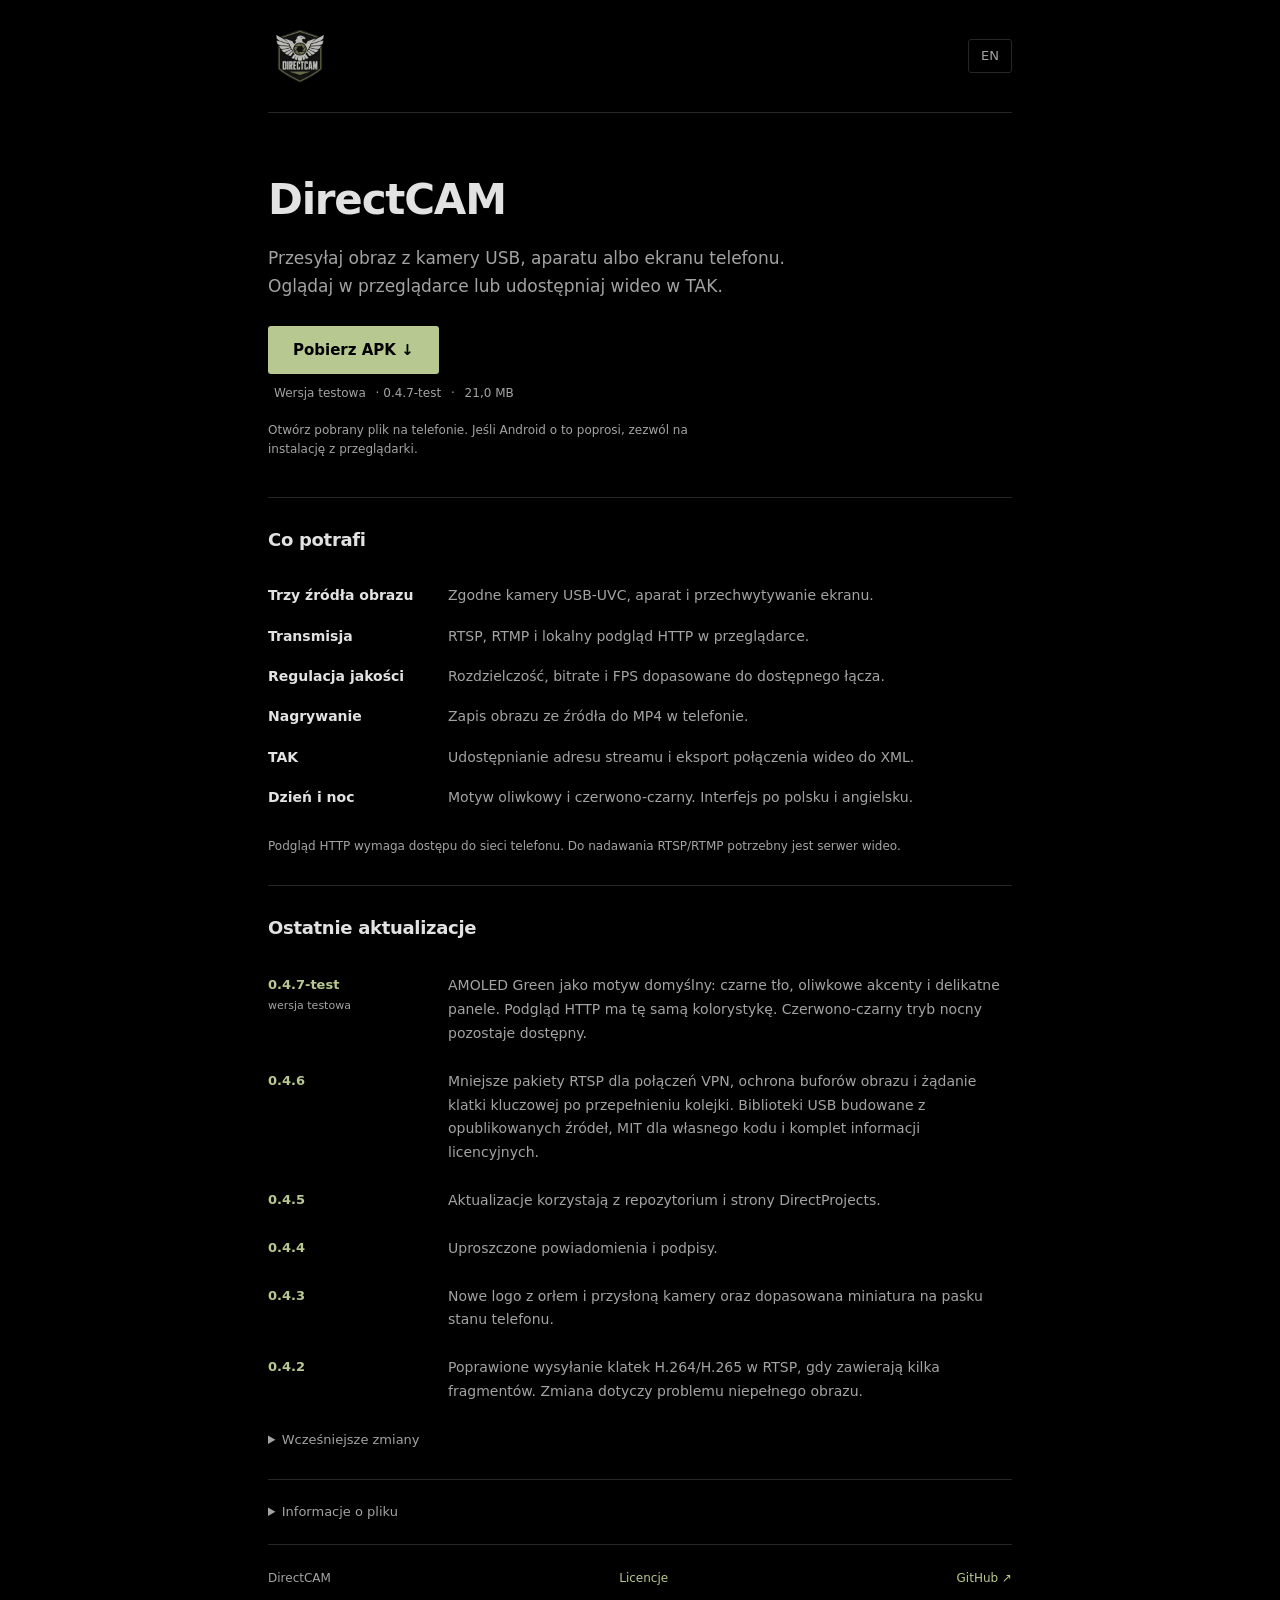
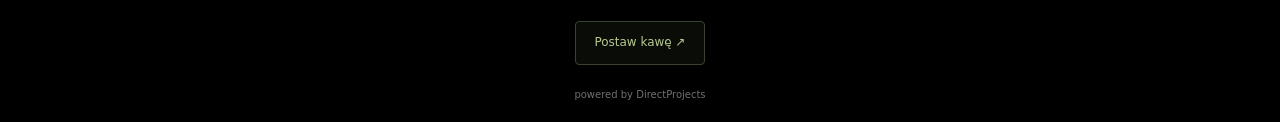
<file: docs/index.html>
<!doctype html>
<html lang="pl">
<head>
  <meta charset="utf-8">
  <meta name="viewport" content="width=device-width, initial-scale=1">
  <meta name="theme-color" content="#000000">
  <meta name="description" content="DirectCAM na Androida. Transmisja obrazu z kamery USB, aparatu i ekranu telefonu. Pobierz aplikację i sprawdź ostatnie zmiany.">
  <link rel="canonical" href="https://directprojects.github.io/DirectCAM/">
  <link rel="icon" href="logo.webp" type="image/webp">
  <link rel="stylesheet" href="style.css">
  <title>DirectCAM</title>
</head>
<body>
  <header>
    <a class="brand" href="#"><img src="logo.webp" width="64" height="64" alt=""><span></span></a>
    <button id="language" type="button" aria-label="Switch to English">EN</button>
  </header>
  <main>
    <section class="intro" aria-labelledby="intro-title">
      <p class="eyebrow"></p>
      <h1 id="intro-title" data-en="DirectCAM">DirectCAM<br></h1>
      <p class="summary" data-en="Stream from a USB camera, your rear camera or your screen. Watch in a browser or share the video with TAK.">Przesyłaj obraz z kamery USB, aparatu albo ekranu telefonu. Oglądaj w przeglądarce lub udostępniaj wideo w TAK.</p>
      <a class="download" href="download/DirectCAM-0.4.7-test.apk" data-en="Download APK ↓">Pobierz APK ↓</a>
      <p class="meta"><span data-en="Test release">Wersja testowa</span> · 0.4.7-test <span>·</span> 21,0 MB</p>
      <p class="install" data-en="Open the downloaded file on your phone. If Android asks, allow installation from your browser.">Otwórz pobrany plik na telefonie. Jeśli Android o to poprosi, zezwól na instalację z przeglądarki.</p>
    </section>

    <section aria-labelledby="features-title">
      <h2 id="features-title" data-en="What it does">Co potrafi</h2>
      <ul class="features">
        <li><strong data-en="Three video sources">Trzy źródła obrazu</strong><span data-en="Compatible USB-UVC cameras, rear camera and screen capture.">Zgodne kamery USB-UVC, aparat i przechwytywanie ekranu.</span></li>
        <li><strong data-en="Streaming">Transmisja</strong><span data-en="RTSP, RTMP and local HTTP preview in a browser.">RTSP, RTMP i lokalny podgląd HTTP w przeglądarce.</span></li>
        <li><strong data-en="Adjustable quality">Regulacja jakości</strong><span data-en="Resolution, bitrate and FPS settings for different connections.">Rozdzielczość, bitrate i FPS dopasowane do dostępnego łącza.</span></li>
        <li><strong data-en="Recording">Nagrywanie</strong><span data-en="Save source video to MP4 on your phone. Audio is off by default.">Zapis obrazu ze źródła do MP4 w telefonie.</span></li>
        <li><strong>TAK</strong><span data-en="Share the stream URL or export a video connection as XML.">Udostępnianie adresu streamu i eksport połączenia wideo do XML.</span></li>
        <li><strong data-en="Day and night">Dzień i noc</strong><span data-en="Olive and red-black themes. Polish and English interface.">Motyw oliwkowy i czerwono-czarny. Interfejs po polsku i angielsku.</span></li>
      </ul>
      <p class="note" data-en="HTTP viewers need network access to the phone. RTSP/RTMP streaming requires a video server.">Podgląd HTTP wymaga dostępu do sieci telefonu. Do nadawania RTSP/RTMP potrzebny jest serwer wideo.</p>
    </section>

    <section aria-labelledby="updates-title">
      <h2 id="updates-title" data-en="Recent updates">Ostatnie aktualizacje</h2>
      <article class="update"><h3>0.4.7-test <span data-en="test release">wersja testowa</span></h3><p data-en="AMOLED Green is now the default theme: a black background, olive green accents and subtle panels. The HTTP viewer uses the same palette. The red and black night mode remains available.">AMOLED Green jako motyw domyślny: czarne tło, oliwkowe akcenty i delikatne panele. Podgląd HTTP ma tę samą kolorystykę. Czerwono-czarny tryb nocny pozostaje dostępny.</p></article>
      <article class="update"><h3>0.4.6</h3><p data-en="Smaller RTSP packets for VPN connections, protected frame buffers and keyframe recovery after send-queue overflow. USB libraries built from published source, MIT licensing for original code and full license information.">Mniejsze pakiety RTSP dla połączeń VPN, ochrona buforów obrazu i żądanie klatki kluczowej po przepełnieniu kolejki. Biblioteki USB budowane z opublikowanych źródeł, MIT dla własnego kodu i komplet informacji licencyjnych.</p></article>
      <article class="update"><h3>0.4.5</h3><p data-en="Update checks now use the DirectProjects repository and website.">Aktualizacje korzystają z repozytorium i strony DirectProjects.</p></article>
      <article class="update"><h3>0.4.4</h3><p data-en="Simpler notifications and labels.">Uproszczone powiadomienia i podpisy.</p></article>
      <article class="update"><h3>0.4.3</h3><p data-en="New eagle and camera-aperture logo, plus a small matching status-bar icon.">Nowe logo z orłem i przysłoną kamery oraz dopasowana miniatura na pasku stanu telefonu.</p></article>
      <article class="update"><h3>0.4.2</h3><p data-en="Fixed RTSP packetization for H.264/H.265 frames containing multiple NAL units. The change addresses incomplete video frames.">Poprawione wysyłanie klatek H.264/H.265 w RTSP, gdy zawierają kilka fragmentów. Zmiana dotyczy problemu niepełnego obrazu.</p></article>
      <details class="older"><summary data-en="Earlier changes">Wcześniejsze zmiany</summary>
        <article class="update"><h3>0.4.1</h3><p data-en="Keep rear-camera orientation when the screen locks. TAK names follow the stream path, e.g. DirectCAM [stream1].">Zachowanie orientacji tylnej kamery po blokadzie ekranu. Nazwy w TAK zgodne ze ścieżką streamu, np. DirectCAM [stream1].</p></article>
        <article class="update"><h3>0.4.0</h3><p data-en="Browser preview with rotation, fullscreen and a quality-request button. Audio warning before streaming, a simpler interface and update checks.">Podgląd w przeglądarce z obrotem, pełnym ekranem i prośbą o lepszą jakość. Ostrzeżenie przed nadawaniem z dźwiękiem, uproszczony interfejs i sprawdzanie aktualizacji.</p></article>
      </details>
    </section>

    <details class="verification"><summary data-en="File details">Informacje o pliku</summary>
      <p>SHA-256</p><code>b733a387e6fd7fa8d9112560b0a9057b092347f6f6c827b62dca3e370ec6a650</code>
      <p><a href="https://www.virustotal.com/gui/file/b733a387e6fd7fa8d9112560b0a9057b092347f6f6c827b62dca3e370ec6a650" target="_blank" rel="noopener noreferrer" data-en="Check this file on VirusTotal ↗">Sprawdź plik w VirusTotal ↗</a></p>
      <p class="note" data-en="A scan result for this new version has not been verified.">Wynik skanu tej nowej wersji nie został zweryfikowany.</p>
    </details>
  </main>
  <footer><span>DirectCAM</span><a href="legal.html" data-en="Licenses">Licencje</a><a href="https://github.com/directprojects/DirectCAM">GitHub ↗</a></footer>
  <div class="support"><a class="coffee-link" href="https://buycoffee.to/directprojects" target="_blank" rel="noopener noreferrer" data-en="Buy me a coffee ↗">Postaw kawę ↗</a></div>
  <p class="powered-by">powered by DirectProjects</p>
  <script src="app.js" defer></script>
</body>
</html>
</file>
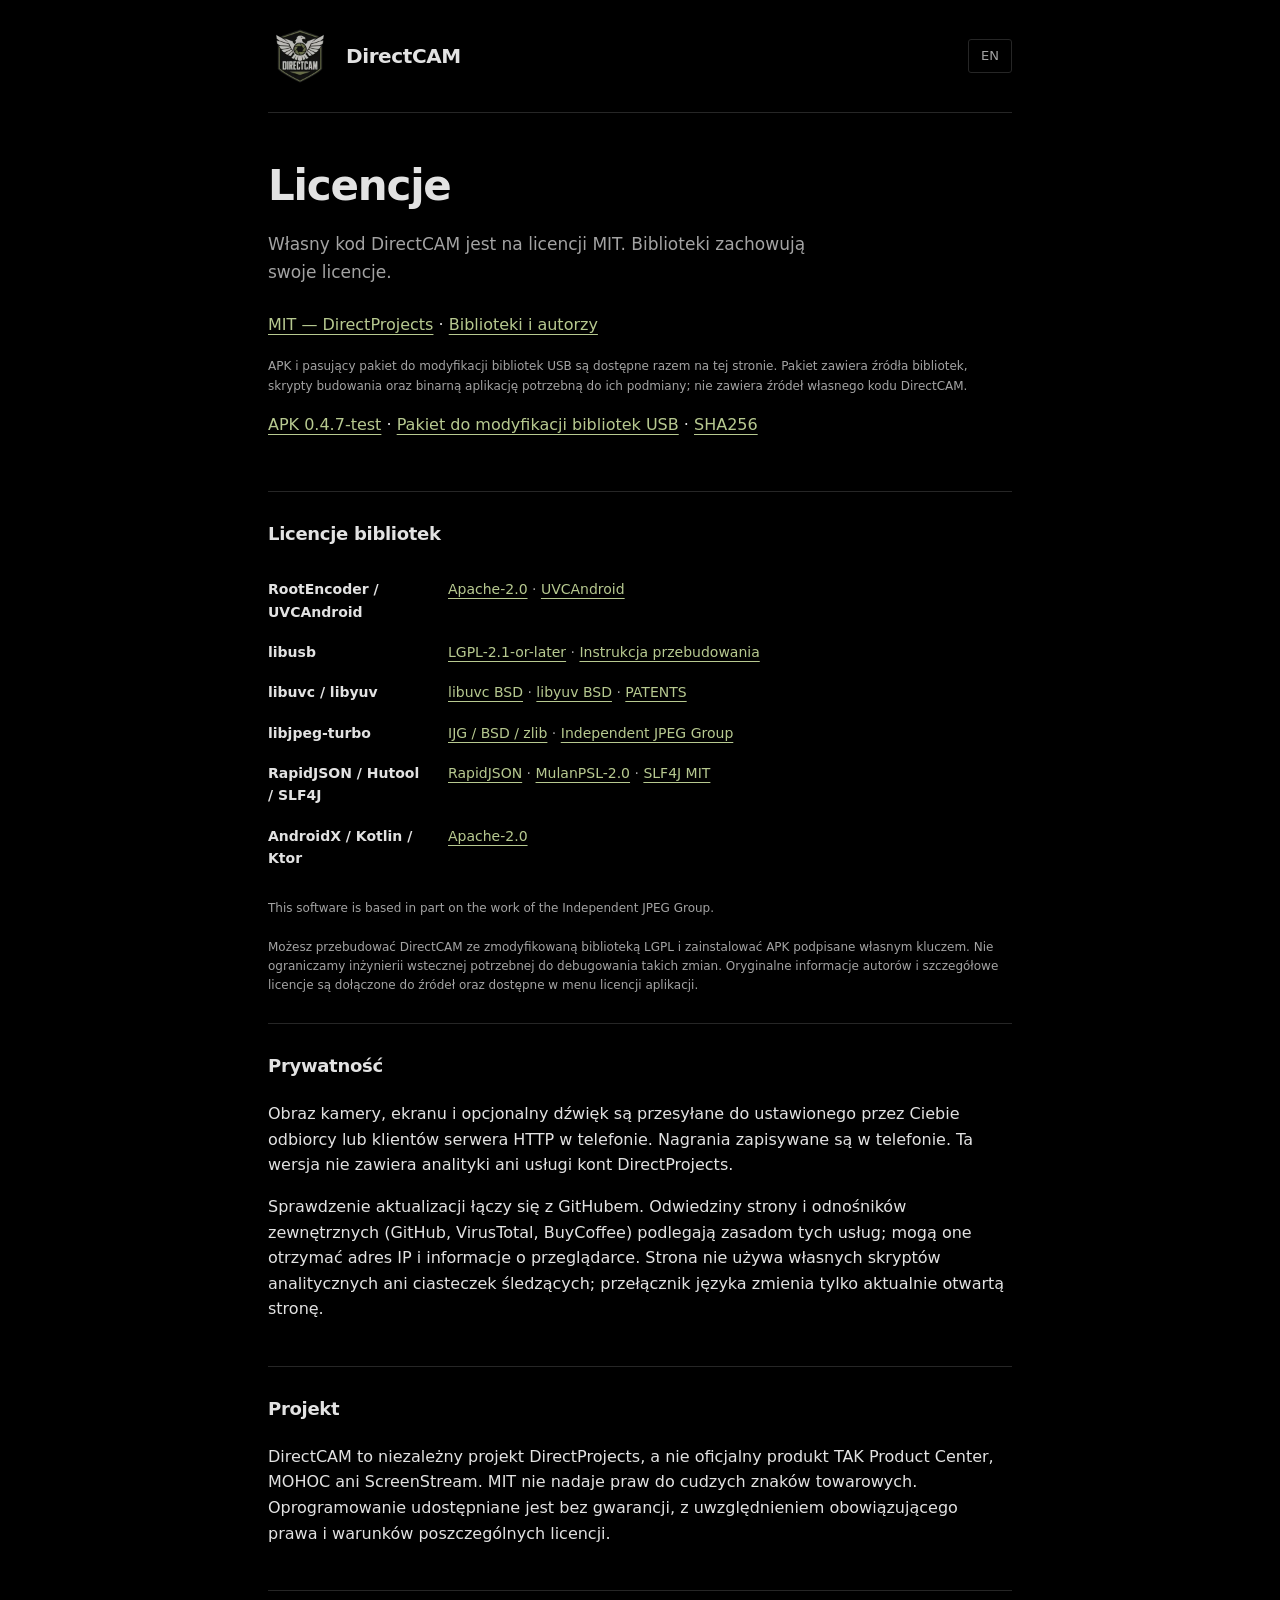
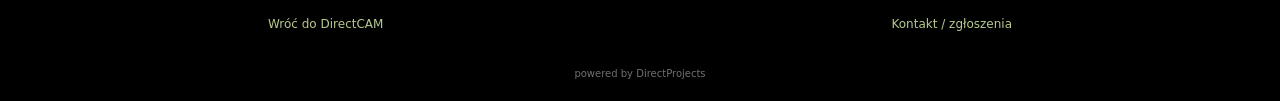
<file: docs/legal.html>
<!doctype html>
<html lang="pl">
<head><meta charset="utf-8"><meta name="viewport" content="width=device-width,initial-scale=1"><meta name="theme-color" content="#000000"><title>DirectCAM — licencje i prywatność</title><link rel="stylesheet" href="style.css"><link rel="icon" href="logo.webp" type="image/webp"></head>
<body data-page="legal">
<header><a class="brand" href="index.html"><img src="logo.webp" width="64" height="64" alt=""><span>DirectCAM</span></a><button id="language" type="button" aria-label="Switch language">EN</button></header>
<main>
<section class="intro"><h1 data-en="Licenses">Licencje</h1><p class="summary" data-en="Original DirectCAM code is MIT-licensed. Third-party libraries keep their own licenses.">Własny kod DirectCAM jest na licencji MIT. Biblioteki zachowują swoje licencje.</p>
<p><a href="licenses/DirectCAM-MIT.txt">MIT — DirectProjects</a> · <a href="licenses/THIRD_PARTY_NOTICES.md" data-en="Third-party notices">Biblioteki i autorzy</a></p>
<p class="note" data-en="The APK and matching USB library modification kit are available together on this website. The kit contains the library sources, build tools and binary app needed to replace the libraries; it does not contain original DirectCAM application source.">APK i pasujący pakiet do modyfikacji bibliotek USB są dostępne razem na tej stronie. Pakiet zawiera źródła bibliotek, skrypty budowania oraz binarną aplikację potrzebną do ich podmiany; nie zawiera źródeł własnego kodu DirectCAM.</p>
<p><a href="download/DirectCAM-0.4.7-test.apk">APK 0.4.7-test</a> · <a href="download/DirectCAM-0.4.7-library-kit.zip" data-en="USB library modification kit">Pakiet do modyfikacji bibliotek USB</a> · <a href="download/SHA256SUMS.txt">SHA256</a></p>
</section>
<section><h2 data-en="Library licenses">Licencje bibliotek</h2><ul class="features">
<li><strong>RootEncoder / UVCAndroid</strong><span><a href="licenses/RootEncoder-Apache-2.0.txt">Apache-2.0</a> · <a href="licenses/UVCAndroid.txt">UVCAndroid</a></span></li>
<li><strong>libusb</strong><span><a href="licenses/libusb-LGPL.txt">LGPL-2.1-or-later</a> · <a href="licenses/USB-REBUILD.md" data-en="Rebuild instructions">Instrukcja przebudowania</a></span></li>
<li><strong>libuvc / libyuv</strong><span><a href="licenses/libuvc-BSD.txt">libuvc BSD</a> · <a href="licenses/libyuv-BSD.txt">libyuv BSD</a> · <a href="licenses/libyuv-PATENTS.txt">PATENTS</a></span></li>
<li><strong>libjpeg-turbo</strong><span><a href="licenses/libjpeg-turbo.txt">IJG / BSD / zlib</a> · <a href="licenses/JPEG-IJG.txt">Independent JPEG Group</a></span></li>
<li><strong>RapidJSON / Hutool / SLF4J</strong><span><a href="licenses/rapidjson.txt">RapidJSON</a> · <a href="licenses/Hutool-MulanPSL-2.0.txt">MulanPSL-2.0</a> · <a href="licenses/SLF4J-MIT.txt">SLF4J MIT</a></span></li>
<li><strong>AndroidX / Kotlin / Ktor</strong><span><a href="licenses/RootEncoder-Apache-2.0.txt">Apache-2.0</a></span></li></ul>
<p class="note">This software is based in part on the work of the Independent JPEG Group.</p>
<p class="note" data-en="You may rebuild DirectCAM with a modified LGPL library and install your own signed APK. Reverse engineering needed to debug such changes is not prohibited. Original notices and detailed component licenses are included with the source and in the app's license menu.">Możesz przebudować DirectCAM ze zmodyfikowaną biblioteką LGPL i zainstalować APK podpisane własnym kluczem. Nie ograniczamy inżynierii wstecznej potrzebnej do debugowania takich zmian. Oryginalne informacje autorów i szczegółowe licencje są dołączone do źródeł oraz dostępne w menu licencji aplikacji.</p></section>
<section><h2 data-en="Privacy">Prywatność</h2><p data-en="Camera, screen and optional microphone data are sent to the destination you configure or to clients of the phone's HTTP server. Recordings are stored on the phone. This version has no DirectProjects analytics or account service.">Obraz kamery, ekranu i opcjonalny dźwięk są przesyłane do ustawionego przez Ciebie odbiorcy lub klientów serwera HTTP w telefonie. Nagrania zapisywane są w telefonie. Ta wersja nie zawiera analityki ani usługi kont DirectProjects.</p>
<p data-en="An update check contacts GitHub. Visiting this site or external links (GitHub, VirusTotal, BuyCoffee) involves those providers and their policies; they may receive your IP address and browser information. The site uses no analytics scripts or tracking cookies of its own; the language switch only affects the currently open page.">Sprawdzenie aktualizacji łączy się z GitHubem. Odwiedziny strony i odnośników zewnętrznych (GitHub, VirusTotal, BuyCoffee) podlegają zasadom tych usług; mogą one otrzymać adres IP i informacje o przeglądarce. Strona nie używa własnych skryptów analitycznych ani ciasteczek śledzących; przełącznik języka zmienia tylko aktualnie otwartą stronę.</p></section>
<section><h2 data-en="Project">Projekt</h2><p data-en="DirectCAM is an independent DirectProjects project, not an official TAK Product Center, MOHOC or ScreenStream product. MIT does not grant third-party trademark rights. The software is provided without warranty, subject to applicable law and the individual licenses.">DirectCAM to niezależny projekt DirectProjects, a nie oficjalny produkt TAK Product Center, MOHOC ani ScreenStream. MIT nie nadaje praw do cudzych znaków towarowych. Oprogramowanie udostępniane jest bez gwarancji, z uwzględnieniem obowiązującego prawa i warunków poszczególnych licencji.</p></section>
</main><footer><a href="index.html" data-en="Back to DirectCAM">Wróć do DirectCAM</a><a href="https://github.com/directprojects/DirectCAM/issues" data-en="Contact / issues">Kontakt / zgłoszenia</a></footer><p class="powered-by">powered by DirectProjects</p><script src="app.js" defer></script>
</body></html>
</file>
<file: docs/style.css>
:root{color-scheme:dark;--bg:#000000;--text:#e2e2e2;--muted:#a3a3a3;--green:#b7c990;--line:#262626}
*{box-sizing:border-box}
html{background:var(--bg);font-family:system-ui,-apple-system,"Segoe UI",sans-serif;line-height:1.6;color:var(--text)}
body{max-width:800px;margin:0 auto;padding:0 28px}
a{color:var(--green);text-underline-offset:4px}
a:hover{color:#e0edc7}
button,a,summary{-webkit-tap-highlight-color:transparent}
:focus-visible{outline:2px solid var(--green);outline-offset:5px}
header{display:flex;align-items:center;justify-content:space-between;padding:24px 0;border-bottom:1px solid var(--line)}
.brand{display:flex;align-items:center;gap:14px;text-decoration:none;color:var(--text);font-size:20px;font-weight:650;letter-spacing:-.4px}
.brand img{display:block;object-fit:contain}
button{font:inherit;font-size:13px;color:var(--muted);background:none;border:1px solid var(--line);padding:6px 12px;cursor:pointer;border-radius:3px}
button:hover{border-color:var(--green);color:var(--green)}
.intro{padding:48px 0 38px}
.eyebrow{font-size:11px;letter-spacing:1.8px;color:var(--green);margin:0 0 14px}
h1{font-size:clamp(29px,5vw,42px);line-height:1.2;letter-spacing:-1.2px;font-weight:650;margin:0 0 20px;max-width:590px;text-wrap:balance}
.summary{max-width:570px;font-size:17px;color:var(--muted);margin:0 0 26px}
.download{display:inline-block;background:var(--green);color:var(--bg);padding:12px 25px;border-radius:3px;text-decoration:none;font-weight:650;font-size:15px}
.download:hover{background:#ccdaa9;color:var(--bg)}
.meta{font-size:12px;color:var(--muted);margin:10px 0}.meta span{padding:0 6px}
.install{font-size:12px;color:var(--muted);max-width:470px;margin:18px 0 0}
section+section{border-top:1px solid var(--line);padding:28px 0}
h2{font-size:18px;font-weight:600;margin:0 0 20px;letter-spacing:-.3px}
.features{list-style:none;padding:0;margin:0}
.features li{display:grid;grid-template-columns:160px 1fr;gap:20px;padding:9px 0;font-size:14px}
.features strong{font-weight:550;color:var(--text)}
.features span,.update p{color:var(--muted)}
.note{font-size:12px;color:var(--muted);margin:20px 0 0}
.update{display:grid;grid-template-columns:160px 1fr;gap:20px;padding:12px 0}
.update h3{font-size:13px;font-weight:600;color:var(--green);margin:0;line-height:1.7}
.update h3 span{display:block;font-size:11px;font-weight:400;color:var(--muted)}
.update p{font-size:14px;line-height:1.7;margin:0}
summary{cursor:pointer;color:var(--muted);font-size:13px;width:fit-content}
summary:hover{color:var(--green)}
.older{margin-top:14px}.older[open] summary{margin-bottom:12px}
.verification{border-top:1px solid var(--line);padding:22px 0;font-size:12px}
.verification p{margin:14px 0 6px}.verification code{display:block;overflow-wrap:anywhere;font-size:11px;color:var(--muted)}
footer{border-top:1px solid var(--line);display:flex;justify-content:space-between;padding:24px 0 32px;font-size:12px;color:var(--muted)}
footer a{text-decoration:none}
@media(max-width:520px){body{padding:0 22px}header{padding:18px 0}.brand img{width:48px;height:48px}.intro{padding:36px 0 30px}.summary{font-size:15px}.features li{display:block;padding:10px 0}.features strong{display:block;margin-bottom:2px}.update{grid-template-columns:64px 1fr;gap:14px}h1{letter-spacing:-.8px}}
.powered-by{margin:0 0 20px;text-align:center;font-size:10px;line-height:1.5;color:#707070;font-weight:400}
.support{text-align:center;margin:0 0 22px}
.coffee-link{display:inline-flex;align-items:center;justify-content:center;min-height:44px;padding:0 18px;border:1px solid #39432e;border-radius:4px;color:var(--green);background:#090c07;font-size:12px;text-decoration:none}
.coffee-link:hover{background:#141b0e;border-color:var(--green)}
.coffee-link:focus-visible{outline:2px solid var(--green);outline-offset:4px}
</file>
